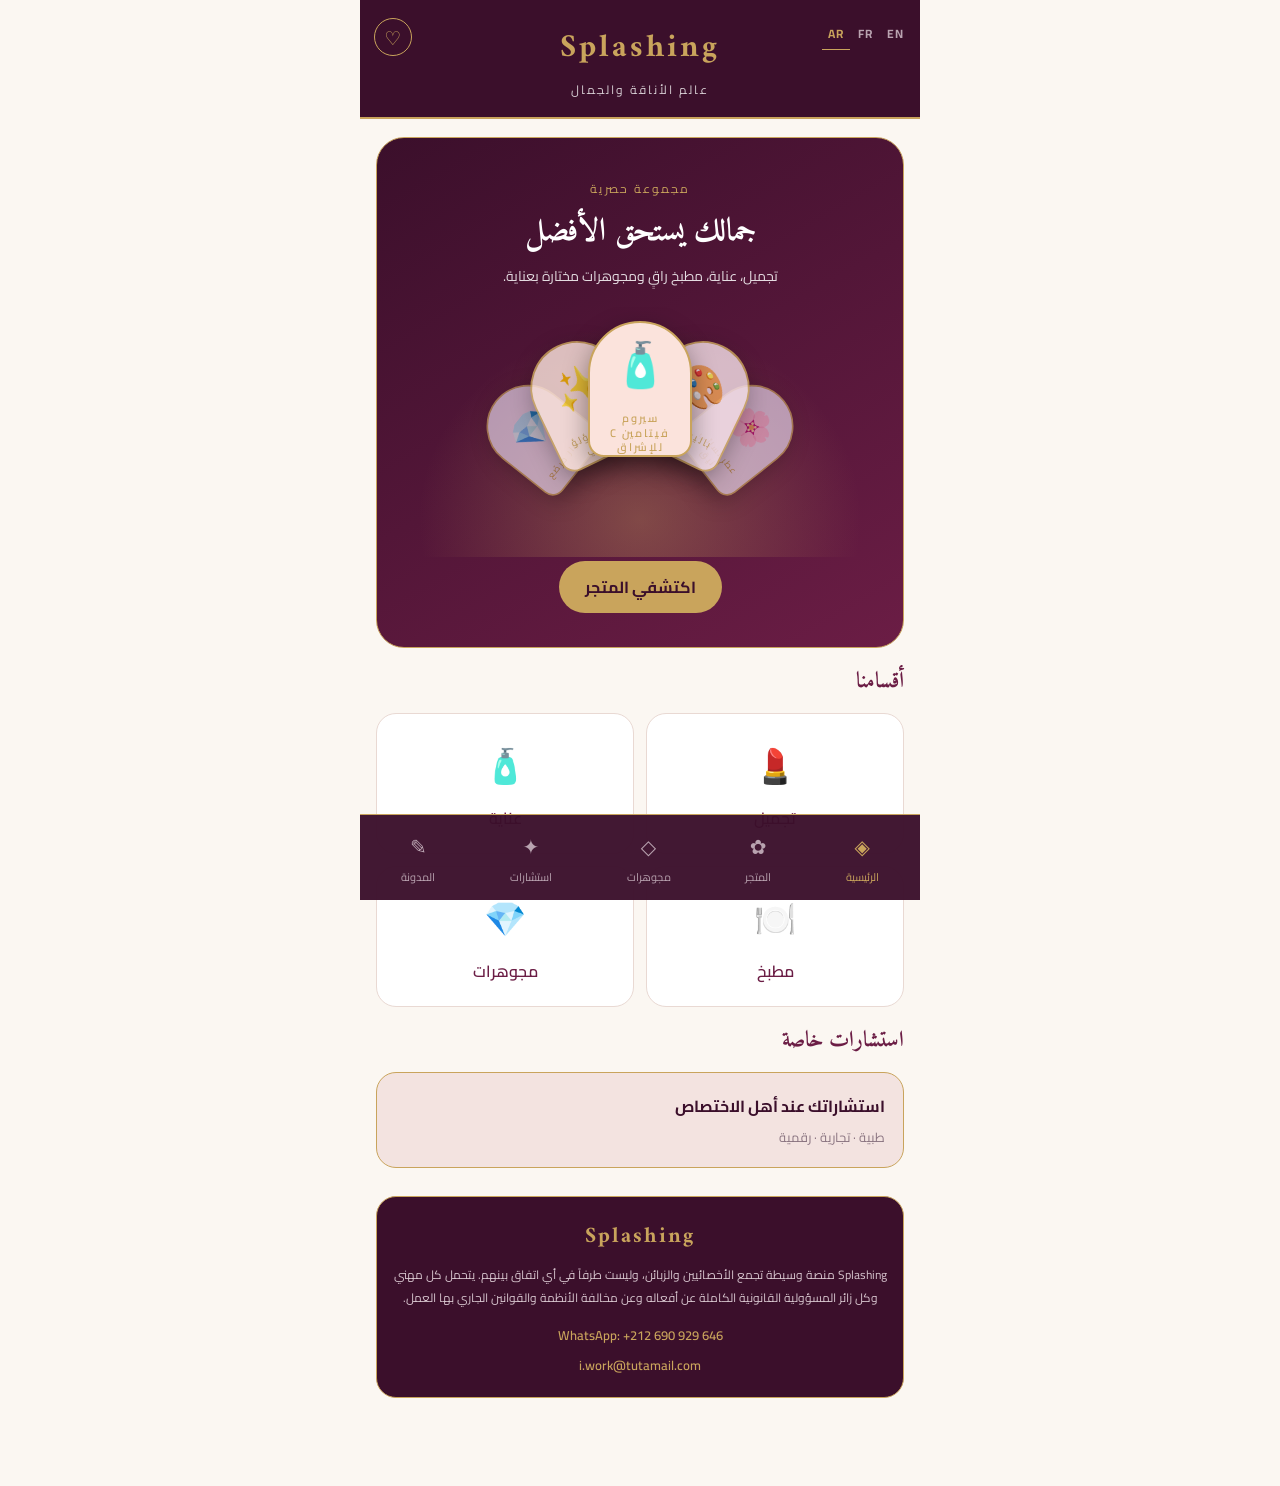
<file: index.html>
<!DOCTYPE html>
<html lang="ar" dir="rtl">
<head>
<meta charset="UTF-8">
<meta name="viewport" content="width=device-width, initial-scale=1, viewport-fit=cover">
<meta name="theme-color" content="#3B0F2B">
<title>Splashing</title>
<link href="https://fonts.googleapis.com/css2?family=Amiri:wght@400;700&family=Cairo:wght@400;600;700&family=Cormorant+Garamond:wght@500;700&display=swap" rel="stylesheet">
<link rel="stylesheet" href="style.css">
</head>
<body>
<header>
  <div class="lang"><button data-lang="ar">AR</button><button data-lang="fr">FR</button><button data-lang="en">EN</button></div>
  <div class="logo">Splashing</div>
  <div class="tag" data-i18n="tag"></div>
  <button class="fav" data-go="saved" aria-label="Favorites">♡</button>
</header>

<main>
<section class="tab on" id="home">
  <div class="hero"><small data-i18n="hs"></small><h1 data-i18n="hh"></h1><p data-i18n="hp"></p>
  <div class="arc" id="arc" aria-hidden="true"></div>
  <button class="gold" data-go="shop" data-i18n="hb"></button></div>
  <h2 data-i18n="sc"></h2>
  <div class="cats" id="homeCats"></div>
  <h2 data-i18n="sk"></h2>
  <button class="banner" data-go="consult"><b data-i18n="bt"></b><span data-i18n="bs"></span></button>
</section>

<section class="tab" id="shop">
  <h2 data-i18n="ns"></h2>
  <div class="chips" id="chips"></div>
  <div class="grid" id="shopList"></div>
</section>

<section class="tab" id="jewel">
  <div class="jhead"><small>Fine Jewelry</small><h2 data-i18n="nj"></h2></div>
  <div class="grid" id="jewelList"></div>
</section>

<section class="tab" id="consult">
  <h2 data-i18n="nc"></h2>
  <div id="consultList"></div>
  <p class="warn" data-i18n="warn"></p>
</section>

<section class="tab" id="blog">
  <h2 data-i18n="nb"></h2>
  <div id="blogList"></div>
</section>

<section class="tab" id="saved">
  <h2 data-i18n="saved"></h2>
  <div class="grid" id="savedList"></div>
</section>

<footer>
  <b>Splashing</b>
  <p class="legal" data-i18n="legal"></p>
  <div class="contact"><a dir="ltr" href="https://wa.me/212690929646" target="_blank" rel="noopener">WhatsApp: +212 690 929 646</a><a href="mailto:i.work@tutamail.com">i.work@tutamail.com</a></div>
</footer>
</main>

<nav>
  <button class="on" data-go="home"><b>◈</b><span data-i18n="nh"></span></button>
  <button data-go="shop"><b>✿</b><span data-i18n="ns"></span></button>
  <button data-go="jewel"><b>◇</b><span data-i18n="nj"></span></button>
  <button data-go="consult"><b>✦</b><span data-i18n="nc"></span></button>
  <button data-go="blog"><b>✎</b><span data-i18n="nb"></span></button>
</nav>
<script src="app.js"></script>
</body>
</html>
</file>
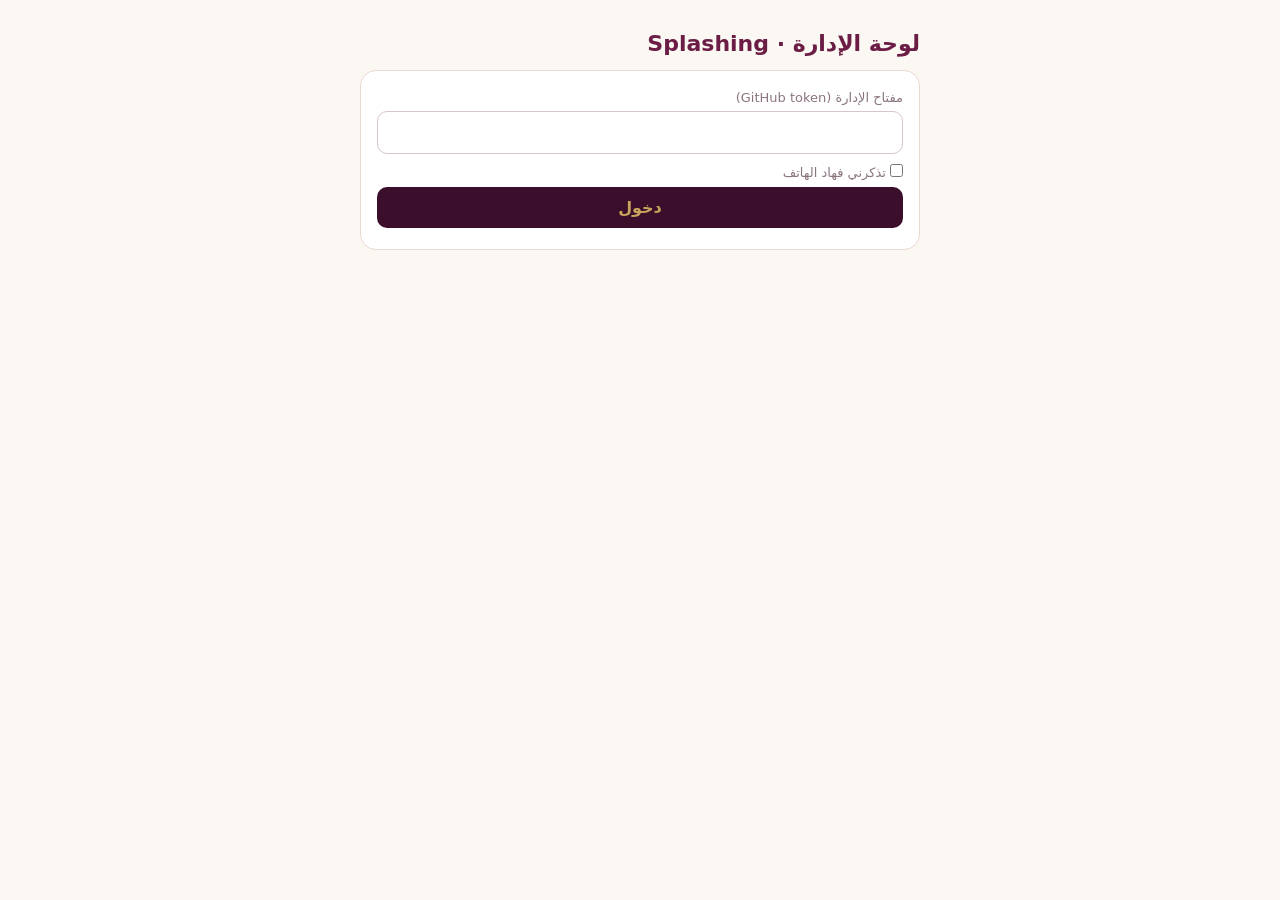
<file: admin-3.html>
<!DOCTYPE html>
<html lang="ar" dir="rtl">
<head>
<meta charset="UTF-8">
<meta name="viewport" content="width=device-width,initial-scale=1">
<meta name="robots" content="noindex,nofollow">
<title>Admin | Splashing</title>
<style>
body{font-family:system-ui,sans-serif;background:#FBF7F2;color:#2A1220;margin:0;padding:16px;max-width:560px;margin-inline:auto}
h1{color:#6B1D45;font-size:22px}
.box{background:#fff;border:1px solid #E9D9D3;border-radius:16px;padding:16px;margin:12px 0}
input,select,button,textarea{font:inherit;width:100%;padding:11px;margin:5px 0;border:1px solid #D9C5CC;border-radius:10px;box-sizing:border-box;background:#fff}
button{background:#3B0F2B;color:#C9A45C;border:0;font-weight:700}
button.del{background:#B3261E;color:#fff;width:auto;padding:6px 14px;margin:0}
.row{display:flex;justify-content:space-between;align-items:center;gap:8px;padding:8px 0;border-bottom:1px solid #F0E4DF;font-size:14px}
#msg{font-size:14px;color:#6B1D45;min-height:20px}
label{font-size:13px;color:#8A7480}
.hide{display:none}
</style>
</head>
<body>
<h1>لوحة الإدارة · Splashing</h1>
<div id="login" class="box">
  <label>مفتاح الإدارة (GitHub token)</label>
  <input id="tok" type="password" autocomplete="off">
  <label><input id="rem" type="checkbox" style="width:auto"> تذكرني فهاد الهاتف</label>
  <button id="enter">دخول</button>
</div>
<div id="app" class="hide">
  <div class="box" id="form">
    <b>إضافة منتج جديد</b>
    <input id="n_ar" placeholder="اسم المنتج (بأي لغة)">
    <textarea id="ds" rows="3" placeholder="وصف المنتج"></textarea>
    <input id="pr" type="number" inputmode="decimal" placeholder="الثمن بالدرهم">
    <select id="cat"><option value="beauty">تجميل</option><option value="care">عناية</option><option value="kitchen">مطبخ</option><option value="jewelry">مجوهرات</option></select>
    <label>صورة المنتج</label>
    <input id="ph" type="file" accept="image/*">
    <input id="lk" placeholder="رابط الأفلييت (اختياري)">
    <button id="add">إضافة المنتج</button>
    <div id="msg"></div>
  </div>
  <div class="box"><b>المنتجات الحالية</b><div id="list"></div></div>
  <button id="out">خروج</button>
</div>
<script>
const R="imad-mec/Splashing",API="https://api.github.com/repos/"+R+"/contents/";
const COL=["#FBE3DC","#F3DDE6","#EFE0F5","#E3EFEA","#F7EBCF","#EADFD6"];
const $=id=>document.getElementById(id);
let tok=sessionStorage.getItem("tk")||localStorage.getItem("tk")||"",items=[],sha="";
const msg=t=>$("msg").textContent=t;
const H=()=>({Authorization:"Bearer "+tok,Accept:"application/vnd.github+json"});
const b64=s=>btoa(unescape(encodeURIComponent(s)));
const unb64=s=>decodeURIComponent(escape(atob(s.replace(/\s/g,""))));
async function gh(path,opt={}){
  const r=await fetch(API+path,{...opt,headers:{...H(),...(opt.headers||{})}});
  if(!r.ok)throw new Error(r.status===401?"المفتاح غير صحيح":(r.status===403||r.status===404)?"المفتاح ما عندوش صلاحية":"خطأ "+r.status);
  return r.json();
}
async function load(){const j=await gh("products.json?ref=main&t="+Date.now());sha=j.sha;items=JSON.parse(unb64(j.content));draw()}
async function save(note){
  const j=await gh("products.json",{method:"PUT",body:JSON.stringify({message:note,content:b64(JSON.stringify(items,null,1)),sha,branch:"main"})});
  sha=j.content.sha;draw();
}
function draw(){
  const L=$("list");L.textContent="";
  items.forEach((p,i)=>{
    const r=document.createElement("div");r.className="row";
    const s=document.createElement("span");s.textContent=p.n[0]+" · "+p.p+" MAD";
    const b=document.createElement("button");b.className="del";b.textContent="حذف";
    b.onclick=async()=>{if(!confirm("حذف المنتج؟"))return;try{items.splice(i,1);await save("Delete product");msg("تم الحذف")}catch(e){alert(e.message);await load()}};
    r.append(s,b);L.append(r);
  });
}
function up(f){return new Promise((res,rej)=>{
  const im=new Image();
  im.onload=async()=>{try{
    const s=Math.min(1,800/Math.max(im.width,im.height)),c=document.createElement("canvas");
    c.width=im.width*s;c.height=im.height*s;c.getContext("2d").drawImage(im,0,0,c.width,c.height);
    const d=c.toDataURL("image/jpeg",.82).split(",")[1],name="img/"+Date.now()+".jpg";
    await gh(name,{method:"PUT",body:JSON.stringify({message:"Add image",content:d,branch:"main"})});res(name);
  }catch(e){rej(e)}};
  im.onerror=()=>rej(new Error("الصورة غير صالحة"));
  im.src=URL.createObjectURL(f);
})}
async function enter(){
  tok=$("tok").value.trim()||tok;
  try{
    const r=await fetch("https://api.github.com/repos/"+R,{headers:H()});const j=await r.json();
    if(!r.ok||!j.permissions||!j.permissions.push)throw new Error("دخول مرفوض");
    ($("rem").checked?localStorage:sessionStorage).setItem("tk",tok);
    $("login").classList.add("hide");$("app").classList.remove("hide");await load();
  }catch(e){alert(e.message)}
}
$("enter").onclick=enter;
$("out").onclick=()=>{sessionStorage.removeItem("tk");localStorage.removeItem("tk");location.reload()};
$("add").onclick=async()=>{
  try{
    const ar=$("n_ar").value.trim();if(!ar)return alert("كتب اسم المنتج");
    const price=+$("pr").value;if(!(price>0))return alert("الثمن غير صحيح");
    const l=$("lk").value.trim();if(l&&!/^https:\/\//.test(l))return alert("الرابط خاصو يبدا بـ https://");
    msg("جاري الحفظ...");
    let img="";const f=$("ph").files[0];if(f)img=await up(f);
    items.unshift({id:"p"+Date.now(),n:[ar,ar,ar],d:$("ds").value.trim(),c:$("cat").value,p:price,e:"✨",img,k:COL[Math.floor(Math.random()*COL.length)],l});
    await save("Add product");
    msg("تمت الإضافة ✅ كيبان فالموقع من بعد دقيقة");
    document.querySelectorAll("#form input,#form textarea").forEach(i=>i.value="");
  }catch(e){msg("");alert(e.message)}
};
if(tok)enter();
</script>
</body>
</html>
</file>
<file: style.css>
:root{--ivory:#FBF7F2;--plum:#3B0F2B;--wine:#6B1D45;--gold:#C9A45C;--blush:#F3E3E0;--ink:#2A1220;--mut:#8A7480;--r:20px}
*{box-sizing:border-box;margin:0;-webkit-tap-highlight-color:transparent}
body{font-family:Cairo,system-ui,sans-serif;background:var(--ivory);color:var(--ink);padding-bottom:calc(88px + env(safe-area-inset-bottom,0px))}
header{text-align:center;padding:calc(20px + env(safe-area-inset-top,0px)) 16px 16px;background:var(--plum);color:#fff;border-bottom:2px solid var(--gold)}
.logo{font-family:Amiri,serif;font-size:32px;letter-spacing:3px;color:var(--gold);font-weight:700}
.tag{font-size:12px;letter-spacing:2px;opacity:.8;margin-top:2px}
.tab{display:none;padding:18px 16px 0;animation:in .35s ease}
.tab.on{display:block}
@keyframes in{from{opacity:0;transform:translateY(8px)}to{opacity:1;transform:none}}
h1,h2{font-family:Amiri,serif;font-weight:700}
h2{font-size:22px;margin:14px 0 12px;color:var(--wine)}
.hero{background:linear-gradient(150deg,var(--plum),var(--wine));color:#fff;border-radius:28px;padding:34px 22px;text-align:center;border:1px solid var(--gold)}
.hero small{color:var(--gold);letter-spacing:2px;font-size:12px}
.hero h1{font-size:32px;margin:8px 0;line-height:1.4}
.hero p{opacity:.85;font-size:14px;margin-bottom:18px}
button{font:inherit;cursor:pointer}
.gold{background:var(--gold);color:var(--plum);border:0;font-weight:700;padding:11px 26px;border-radius:99px}
.cats{display:grid;grid-template-columns:1fr 1fr;gap:12px}
.cat{border:1px solid #E9D9D3;background:#fff;border-radius:var(--r);padding:20px 10px;font-weight:600;color:var(--wine);display:flex;flex-direction:column;align-items:center;gap:6px}
.cat span{font-size:34px}
.banner{width:100%;border:1px solid var(--gold);background:var(--blush);border-radius:var(--r);padding:18px;display:flex;flex-direction:column;gap:4px;color:var(--plum);text-align:start}
.banner span{color:var(--mut);font-size:13px}
.chips{display:flex;gap:8px;overflow-x:auto;scrollbar-width:none;padding-bottom:6px}
.chips::-webkit-scrollbar{display:none}
.chip{flex:none;border:1px solid var(--wine);background:none;color:var(--wine);padding:8px 18px;border-radius:99px;font-size:14px}
.chip.on{background:var(--wine);color:#fff}
.grid{display:grid;grid-template-columns:1fr 1fr;gap:12px;margin-top:12px}
.p{background:#fff;border-radius:var(--r);overflow:hidden;display:flex;flex-direction:column;border:1px solid #F0E4DF}
.pic{height:120px;display:grid;place-items:center;font-size:50px;position:relative}
.heart{position:absolute;top:8px;left:8px;width:34px;height:34px;border:0;border-radius:50%;background:rgba(255,255,255,.9);font-size:17px;color:var(--mut)}
.heart.on{color:#C2185B}
.info{padding:11px 12px 13px;display:flex;flex-direction:column;gap:4px;flex:1}
.name{font-size:14px;font-weight:600;line-height:1.4}
.price{font-family:Amiri,serif;font-weight:700;font-size:18px;color:var(--wine)}
.buy{margin-top:auto;text-align:center;text-decoration:none;background:var(--plum);color:var(--gold);font-weight:600;font-size:14px;padding:9px;border-radius:12px}
.jhead{background:var(--plum);margin:-18px -16px 0;padding:26px 16px 14px;text-align:center}
.jhead small{color:var(--gold);letter-spacing:3px}
.jhead h2{color:#fff;margin:4px 0 0}
#jewel .p{border-color:var(--gold)}
.con{background:#fff;border:1px solid #F0E4DF;border-radius:var(--r);padding:18px;margin-bottom:12px;display:flex;gap:14px;align-items:flex-start}
.con .ic{font-size:30px;width:54px;height:54px;flex:none;display:grid;place-items:center;background:var(--blush);border-radius:50%}
.con h3{font-family:Amiri,serif;font-size:19px;color:var(--wine)}
.con p{font-size:13px;color:var(--mut);margin:4px 0 10px;line-height:1.6}
.con a{display:inline-block;text-decoration:none;background:var(--plum);color:var(--gold);font-size:14px;font-weight:600;padding:8px 18px;border-radius:99px}
.warn,.note{font-size:12px;color:var(--mut);text-align:center;line-height:1.7;margin:16px 8px 0}
.empty{grid-column:1/-1;text-align:center;color:var(--mut);padding:36px 0}
nav{position:fixed;bottom:0;left:0;right:0;z-index:10;background:rgba(59,15,43,.96);display:flex;justify-content:space-around;padding:8px 4px calc(8px + env(safe-area-inset-bottom,0px));border-top:1px solid var(--gold)}
nav button{border:0;background:none;color:#B9A3B0;font-size:11px;display:flex;flex-direction:column;align-items:center;gap:2px;padding:5px 10px;border-radius:14px}
nav button b{font-size:20px;font-weight:400}
nav button.on{color:var(--gold)}
@media(min-width:700px){body,nav{max-width:560px;margin:0 auto}}

header{position:relative}
.fav{position:absolute;left:14px;top:calc(18px + env(safe-area-inset-top,0px));background:none;border:1px solid var(--gold);color:var(--gold);width:38px;height:38px;border-radius:50%;font-size:19px}
.arc{position:relative;height:250px;margin:6px 0 4px;overflow:hidden;background:radial-gradient(ellipse at 50% 85%,rgba(201,164,92,.35),transparent 65%)}
.ai{position:absolute;left:50%;top:14px;width:104px;height:136px;margin-left:-52px;border-radius:52px 52px 16px 16px;border:2px solid var(--gold);display:flex;flex-direction:column;align-items:center;justify-content:center;gap:6px;color:var(--ink);box-shadow:0 10px 26px rgba(0,0,0,.4);transition:transform .8s cubic-bezier(.3,.7,.2,1),opacity .8s}
.ai span{font-size:44px}
.ai small{font-size:11px;font-weight:600;padding:0 6px;text-align:center;line-height:1.3}
.post{background:#fff;border:1px solid #F0E4DF;border-radius:var(--r);padding:18px;margin-bottom:12px;cursor:pointer}
.post h3{font-family:Amiri,serif;font-size:19px;color:var(--wine)}
.post p{font-size:13px;color:var(--mut);line-height:1.8;margin-top:6px;display:-webkit-box;-webkit-line-clamp:2;-webkit-box-orient:vertical;overflow:hidden}
.post.open p{display:block}
.post span{display:block;margin-top:8px;font-size:13px;color:var(--gold);font-weight:600}
.post.open span{display:none}
footer{margin:28px 16px 0;padding:20px 16px;background:var(--plum);color:#E8D9E0;border-radius:var(--r);text-align:center;border:1px solid var(--gold)}
footer b{font-family:Amiri,serif;font-size:22px;color:var(--gold);letter-spacing:2px}
.legal{font-size:12px;line-height:1.9;margin:8px 0 14px;opacity:.9}
.contact{display:flex;flex-direction:column;gap:6px}
.contact a{color:var(--gold);font-size:13px;text-decoration:none;font-weight:600}
@media(prefers-reduced-motion:reduce){.ai{transition:none}.tab{animation:none}}

.lang{position:absolute;right:10px;top:calc(18px + env(safe-area-inset-top,0px));display:flex;gap:2px;direction:ltr}
.lang button{background:none;border:0;color:#B9A3B0;font-size:12px;font-weight:700;padding:4px 6px;letter-spacing:1px;border-bottom:1px solid transparent}
.lang button.on{color:var(--gold);border-color:var(--gold)}
html[lang=fr] h1,html[lang=fr] h2,html[lang=fr] h3,html[lang=fr] .price,html[lang=en] h1,html[lang=en] h2,html[lang=en] h3,html[lang=en] .price{font-family:"Cormorant Garamond",serif}
html[lang=fr] h1,html[lang=en] h1{font-size:36px}
.post small{font-size:11px;color:var(--mut);letter-spacing:1px}
.pic img{width:100%;height:100%;object-fit:cover}
.ai img{width:84px;height:84px;object-fit:cover;border-radius:50%}
.desc{font-size:12px;color:var(--mut);line-height:1.6;display:-webkit-box;-webkit-line-clamp:2;-webkit-box-orient:vertical;overflow:hidden}
</file>
